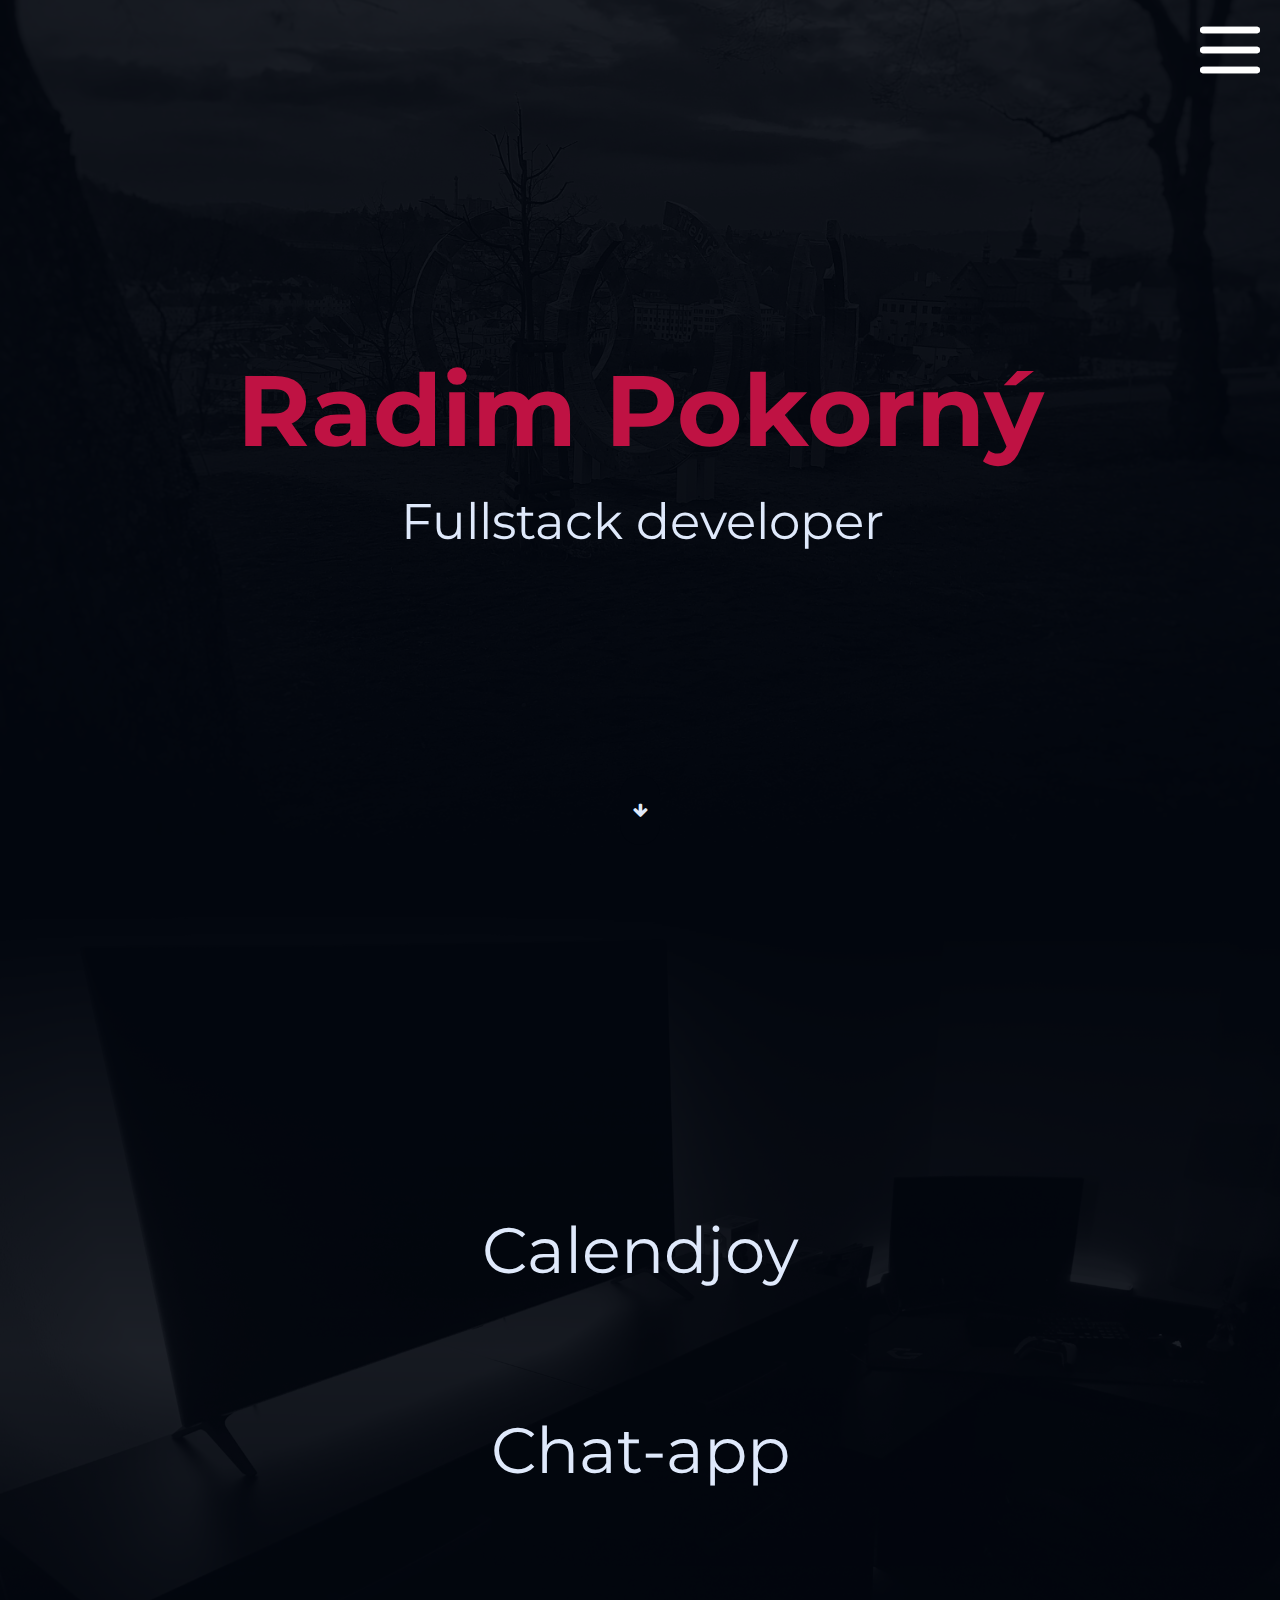
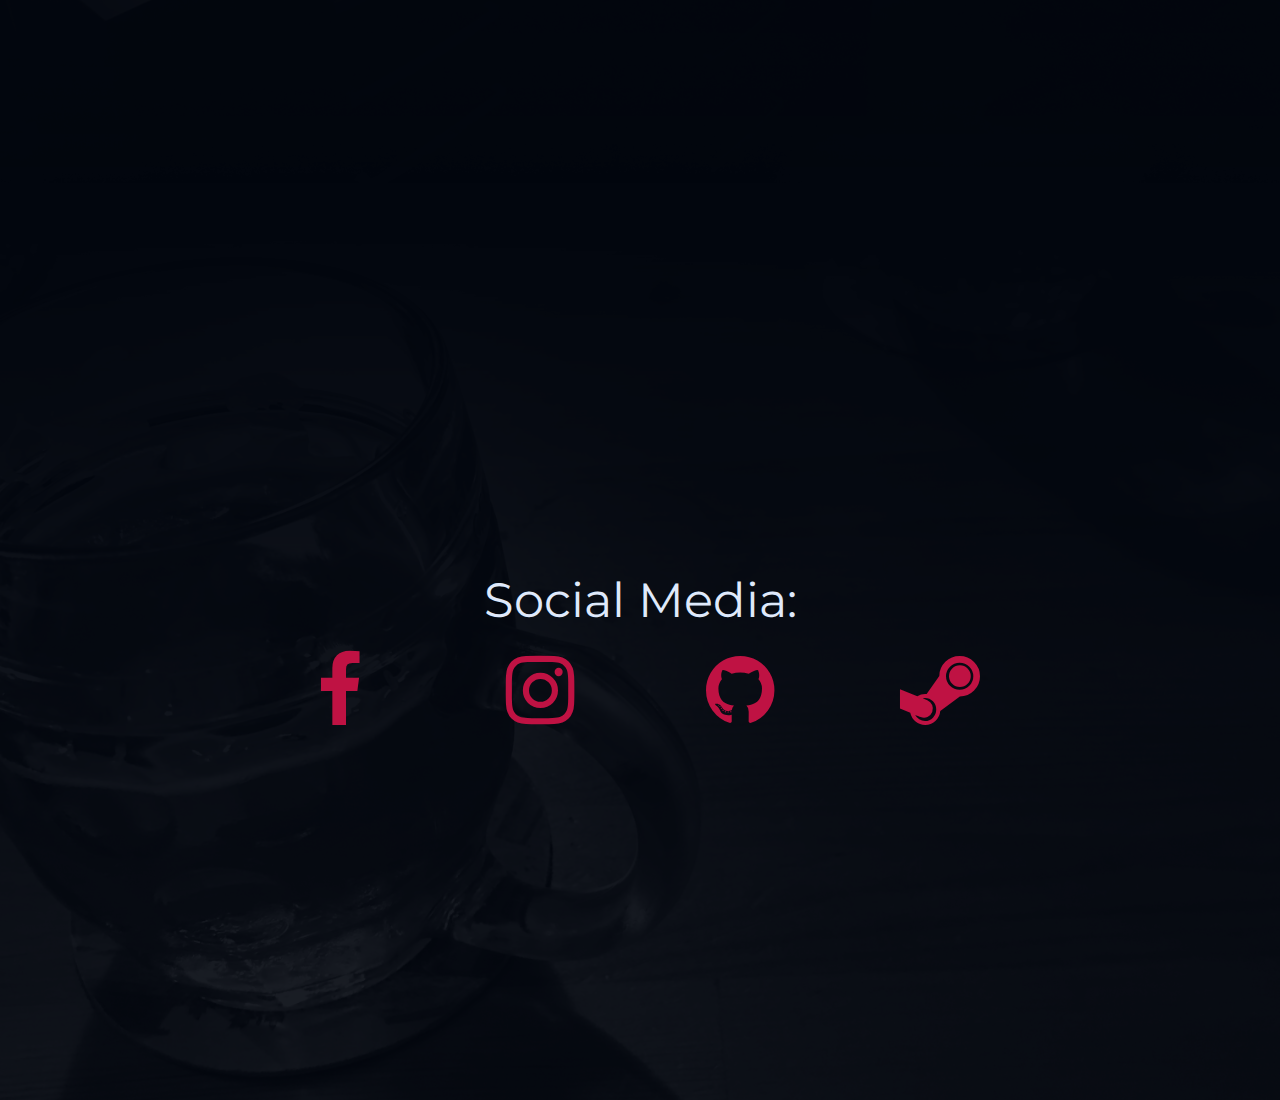
<file: index.html>
<!DOCTYPE html>
<html>
    <head>
        <meta charset="utf-8">
        <meta http-equiv="X-UA-Compatible" content="IE=edge">
        <title>Radim Pokorný</title>
        <meta name="description" content="Radim Pokorný - Web s portfóliem, které obsahuje grafické práce a menší herní projekty. Dále zde naleznete krátké stručné informace o mně."/>
        <meta name="keywords" content="programming, graphics, design, front-end, css, radim pokorný, portfolio"/>
        <meta name="viewport" content="width=device-width, initial-scale=1">
        <meta name="author" content="Radim Pokorný"/>
        <meta name="copyright" content="Radim Pokorný"/>
        <meta name="robots" content="follow"/>
        <link rel="stylesheet" href="style.css">
        <meta name="language" content="English">
        <link rel="stylesheet" href="https://cdnjs.cloudflare.com/ajax/libs/font-awesome/4.7.0/css/font-awesome.min.css">
        <script src="https://ajax.googleapis.com/ajax/libs/jquery/2.1.1/jquery.min.js"></script>
        <link rel="icon" type="image/x-icon" href="favicon.ico">
    </head>
    <body>

        <div class="align-button">

            <button onclick="toggleMenu()" class="open-menu">

                <img src="menu-icon.png" alt="" id="menu-button">

            </button>

        </div>
    

        <div id="nmenu" class="navbar-menu">

            <div class="container-menu" id="cont-menu">
                
                <div class="menu-items">

                    <div onclick="location.href='http://www.radim-graphics.jednoduse.cz';" class="menu-item">
                        <div class="bg-item">
                            <p>Home</p>
                        </div>

                        <div class="back-color">

                        </div>
                    </div>

                    <div onclick="location.href='http://www.radim-graphics.jednoduse.cz/portfolio.html';" class="menu-item">
                        <div class="bg-item">
                            <p>Portfolio</p>
                        </div>

                        <div class="back-color">
                            
                        </div>
                    </div>

                    <div onclick="location.href='http://www.radim-graphics.jednoduse.cz/first-site/index.html';"class="menu-item">
                        <div class="bg-item">
                            <p>Old website</p>
                        </div>

                        <div class="back-color">
                            
                        </div>
                    </div>

                </div>

                <div class="creator-credit">
                    <p class="creator-p">© 2023 Radim Pokorný</p>
                </div>

            </div>

        </div>


        <div id="content" class="center">



            <div class="box-center">
                <div class="background-image" style="background-image: url('1.jpg'); -webkit-mask-image: -webkit-linear-gradient(top, rgba(0, 0, 0, 1), rgba(0, 0, 0, 0));">
                </div>  
                <div class="box">
                    <div class="box-content">

                        <div class="box-title">
                            <h1 class="">Radim Pokorný</h1>
                        </div>

                        <div class="box-paragraph">
                            <p class="">Fullstack developer</p>
                        </div> 

                    </div>
 
                </div>


            </div>

            <div class="box-center">
                <div class="background-image" style="background-image: url('2.jpg'); -webkit-mask-image: -webkit-linear-gradient(bottom, rgb(0, 0, 0, 0), rgb(0, 0, 0), rgba(255, 255, 255, 0));">
                </div> 

                <div class="card-items">

                    <div onclick="location.href='https://calendjoy.com/';" style="cursor:pointer;" class="card"> 
                        <p class="title-p">Calendjoy</p>
                        <div class="card-desc">
                            <p class="card-desc-p">Calendar app</p>
                        </div>
                    </div>

                    <div onclick="location.href='http://radim-graphics.jednoduse.cz/chat-app/pokornyradim.html';" style="cursor:pointer;" class="card"> 
                        <p class="title-p">Chat-app</p>
                        <div class="card-desc">
                            <p class="card-desc-p">Front-end model</p>
                        </div>
                    </div>

                </div>

            </div>

        </div>

        <div class="box-center">

            <div class="media-header">
                <p class="sm-header">Social Media:</p>
            </div>


            <div class="background-image" style="background-image: url('3.jpg'); -webkit-mask-image: -webkit-linear-gradient(bottom, rgba(0, 0, 0, 1), rgba(0, 0, 0, 0));">
            </div> 

            <div class="footer">
                <div onclick="location.href='https://www.facebook.com/radim.pokorny.737/';" style="cursor:pointer;" class="icon-item">
                    <i class="fa fa-facebook"></i>
                </div>

                <div onclick="location.href='https://www.instagram.com/radimpokorny04/';" style="cursor:pointer;" class="icon-item">
                    <i class="fa fa-instagram"></i>
                </div>

                <div onclick="location.href='https://github.com/RadimPokorny';" style="cursor:pointer;" class="icon-item">
                    <i class="fa fa-github"></i>
                </div>

                <div onclick="location.href='https://steamcommunity.com/id/kingradas/';" style="cursor:pointer;" class="icon-item">
                    <i class="fa fa-steam"></i> 
                </div>

            </div>



        </div>

        <div class="scroll-center">

            <div class="scroll-item">

                <i id="scroll-button" class="fa fa-arrow-down"></i>

            </div>

        </div>


        <script class="" src="index.js"></script>
    </body>
</html>
</file>
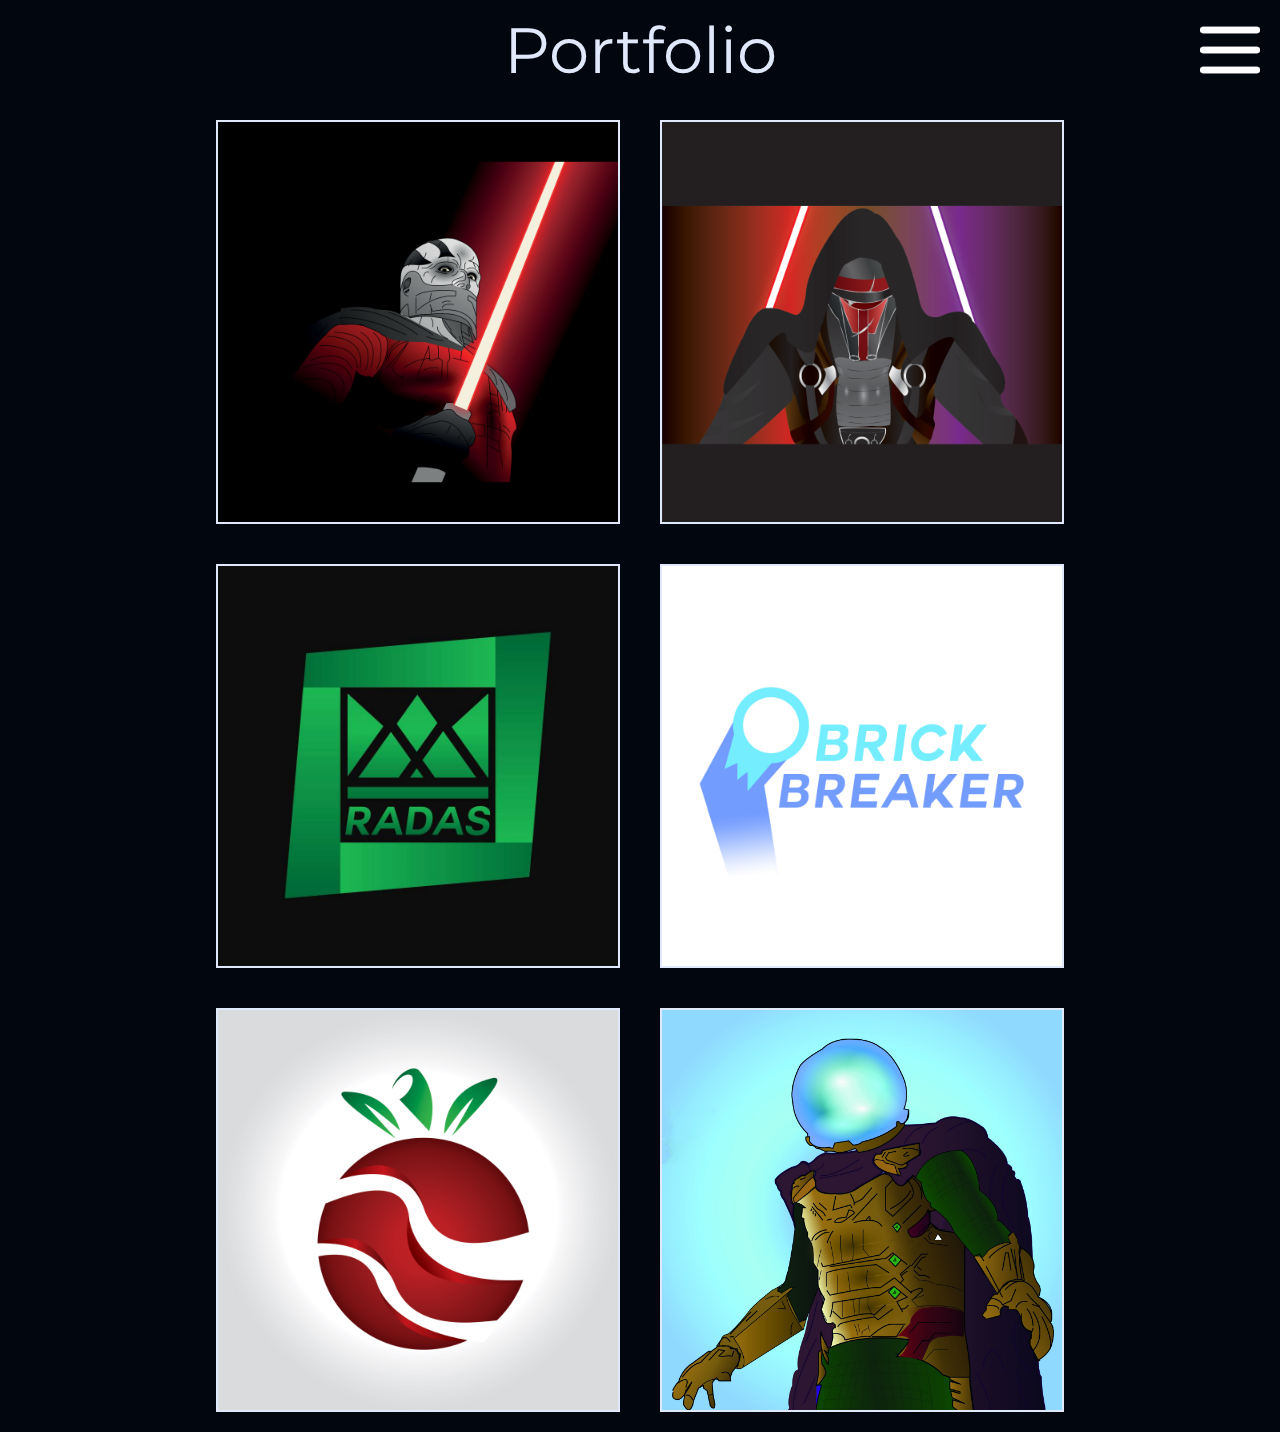
<file: portfolio.html>
<!DOCTYPE html>
<html>
    <head>
        <meta charset="utf-8">
        <meta http-equiv="X-UA-Compatible" content="IE=edge">
        <title></title>
        <meta name="description" content="">
        <meta name="viewport" content="width=device-width, initial-scale=1">
        <link rel="stylesheet" href="style.css">
    </head>
    <body>
        
        <div class="align-button">

            <button onclick="toggleMenu()" class="open-menu">

                <img src="menu-icon.png" alt="" id="menu-button">

            </button>

        </div>
    

        <div id="nmenu" class="navbar-menu">

            <div class="container-menu" id="cont-menu">
                
                <div class="menu-items">

                    <div onclick="location.href='http://www.radim-graphics.jednoduse.cz';" class="menu-item">
                        <div class="bg-item">
                            <p>Home</p>
                        </div>

                        <div class="back-color">

                        </div>
                    </div>

                    <div onclick="location.href='http://www.radim-graphics.jednoduse.cz/portfolio.html';" class="menu-item">
                        <div class="bg-item">
                            <p>Portfolio</p>
                        </div>

                        <div class="back-color">
                            
                        </div>
                    </div>

                    <div onclick="location.href='http://www.radim-graphics.jednoduse.cz/first-site/index.html';"class="menu-item">
                        <div class="bg-item">
                            <p>Old website</p>
                        </div>

                        <div class="back-color">
                            
                        </div>
                    </div>

                </div>

                <div class="creator-credit">
                    <p class="creator-p">© 2023 Radim Pokorný</p>
                </div>

            </div>

        </div>

        <div class="portfolio-header-sec">

            <p class="portfolio-header">Portfolio</p>

        </div>

        <div class="content-portfolio">

            <div class="port-item">
                <img src="portofolio-items/darthmalak1.png" alt="" class="port-img">
            </div>

            <div class="port-item">
                <img src="portofolio-items/darthrevan1.jpg" alt="" class="port-img">
            </div>

            <div class="port-item">
                <img src="portofolio-items/krgbgweb.jpg" alt="" class="port-img">
            </div>

            <div class="port-item">
                <img src="portofolio-items/logobb.jpg" alt="" class="port-img">
            </div>

            <div class="port-item">
                <img src="portofolio-items/logorajce1.jpg" alt="" class="port-img">
            </div>

            <div class="port-item">
                <img src="portofolio-items/mysterian.jpg" alt="" class="port-img">
            </div>

        </div>
        
        <script class="" src="index.js"></script>
    </body>
</html>
</file>
<file: style.css>
@import url('https://fonts.googleapis.com/css2?family=Montserrat:wght@700&display=swap');

:root {
    --black: #02060e;
    --secondary: #e2d8e3;
    --accent: #bf1243;
    --font: 'Montserrat', sans-serif;
    --text: #dfe9fb;
}

input, textarea { outline: none; }

textarea {
    resize: none;
}

*{
    padding: 0;
    margin: 0;
}

a, p, h1, h2, h3, h4, h5, h6{
    letter-spacing: 0px;
}

.center{
    flex-direction: column;
    overflow: hidden;
}

.box-center{
    position: relative;
    width: 100%;
    height: 100vh;
    display: flex;
    justify-content: center;
    align-items: center;
    flex-direction: column;
    background-color: var(--black);
}

.box-center:nth-child(1){
    
}

.background-image{
    position: absolute;
    width: 100%;
    height: 100vh;
    z-index: -4;
    justify-content: center;
    align-items: center;
    flex-direction: column;
    opacity: 0.1;
    filter:grayscale();
    background-size:     cover;        
    background-repeat:   no-repeat;
    background-position: center center;  
}

.box{
    position: relative;
    width: 100vw;
    height: 100%;
    display: flex;
    justify-content: center;
    align-items: center;
    flex-direction: column;
}

.picture-box{
    width: 300px;
    height: 300px;
    min-height: 200px;
    min-width: 200px;
    position: relative;
    display: flex;
    justify-content: center;
    align-items: center;
}

.profile-picture{
    position: relative;
    width: 100%;
    height: 100%;
    display: flex;
    justify-content: center;
    align-items: center;
    transition: 0.5s;
}

.profile-picture:hover{
    filter:grayscale(100);
}

.box-title{
    color: var(--accent);
    font-family: var(--font);
    font-size: 50px;
    text-align: center;
    max-width: 900px;
    display: flex;
    justify-content: center;
    align-items: center;
}

.box-paragraph{
    color: var(--text);
    font-family: var(--font);
    font-size: 50px;
    text-align: center;
    margin-left: 5px;
    letter-spacing: 0px;
    border-bottom-left-radius: 10px;
    border-bottom-right-radius: 10px;
    margin-top: 20px;
}

.box-content{
    position: relative;
    width: 85%;
    text-align: center;
    display: flex;
    justify-content: center;
    align-items: center;
    flex-direction: column;
}

.media-header{
    position: relative;
    width: 100%;
    height: 80px;
    display: flex;
    justify-content: center;
    align-items: center;
}

.sm-header{
    color: var(--text);
    font-family: var(--font);
    font-size: 48px;
}

.footer{
    position: relative;
    height: 100px;
    width: 100%;
    display: flex;
    justify-content: center;
    align-items: center;
    margin-bottom: 0px;
}

.icon-item{
    width: 60px;
    height: 60px;
    padding: 20px;
    display: flex;
    justify-content: center;
    align-items: center;
    margin: 50px;
    transition: 0.5s;
    border-radius: 25px;
}

.open-menu .fa{
    color: var(--text);
}

.footer .fa{
    color: var(--accent);
    text-decoration: none;
    font-size: 80px;
    transition: 0.5s;
}

.icon-item:hover .fa{
    color: var(--text);
}

.card-items{
    position: relative;
    display: flex;
    justify-content: center;
    align-items: center;
    flex-direction: column;;
}

.card{
    background-color: transparent;
    width: auto !important;
    height: 100px;
    margin: 50px;
    transition: 0.5s;
    display: flex;
    flex-direction: column;
    justify-content: center;
    align-items: center;
    text-align: center;
    font-size: 40px;
    font-family: var(--font);
}

.center-form{
    position: relative;
    width: 100%;
    height: 500px;
    display: flex;
    align-items: start;
    justify-content: center;
}

.form-cm{
    position: relative;
    display: flex;
    justify-content: center;
    align-items: center;
    flex-direction: column;
}

.form-cm label{
    color: var(--text);
    margin-top: 20px;
    font-family: var(--font);
    font-size: 24px;
    margin-bottom: 5px;
}

.c-username{
    border: 2px solid var(--accent);
    background-color: var(--black);
    height: 40px;
    width: 250px;
    font-size: 24px;
    color: var(--text);
    font-family: var(--font);
    text-align: center;
}

.c-email{
    border: 2px solid var(--accent);
    background-color: var(--black);
    height: 40px;
    width: 250px;
    font-size: 24px;
    color: var(--text);
    font-family: var(--font);
    text-align: center;
}

.message{
    border: 2px solid var(--accent);
    background-color: var(--black);
    height: 80px;
    width: 250px;
    font-size: 24px;
    color: var(--text);
    font-family: var(--font);
    text-align: center;
}

.submit{
    background-color: var(--accent);
    font-family: var(--font);
    width: 150px;
    height: 50px;
    margin-top: 20px;
    border: 0;
    font-size: 24px;
    transition: 0.5s;
}

.submit:hover{
    cursor: pointer;
    color: var(--text);
}

.title-p{
    color: var(--text);
    font-size: 64px;
}

.card:hover .title-p{
    color: var(--accent);
    background-color: transparent;
    animation: hide-box 1s forwards;
}

@keyframes hide-box{
    0% {
        transform: translateY(-50px);
    }
    100% {
        transform: translateY(0);
    }
}

.card:hover .card-desc{
    display: flex;
    animation: show-desc 1s forwards;
}

@keyframes show-desc {
    0% {
        opacity: 0;
        transform: translateY(-50px);
    }
    100% {
        opacity: 1;
        transform: translateY(0);
    }
}

.card:hover .card-img{
    width: 25%;
    height: 75px;
}

.card-img{
    position: relative;
    width: 20%;
    height: 63px;
    transition: 0.5s;
}

.scroll-center{
    position:fixed;
    width: 100%;
    height: 20%;
    bottom: 0%;
    display: flex;
    justify-content: center;
    align-items: center;
    opacity: 1; /* Výchozí skrytí tlačítka */
    transition: opacity 0.5s;
}

.scroll-item{
    width: 40px;
    height: 70px;
    background-color: var(--black);
    display: flex;
    justify-content: center;
    align-items: center;
    border-radius: 50px;
    cursor: pointer;

}

#scroll-button {
    cursor: pointer;
    color: var(--text);

}

.show-scroll-button {
    opacity: 1; /* Zobrazení tlačítka */
}

/* Responsive menu */

  .open-menu {
    position: fixed;
    top: 0;
    right: 0;
    width: 80px;
    height: 80px;
    border: none;
    cursor: pointer;
    display: flex;
    background: transparent;
    justify-content: center;
    align-items: center;
    z-index: 999;      
    margin-top: 10px;
    margin-right: 10px;
  }
  
  .close-menu {
    position: relative;
    width: 50px;
    height: 50px;
    border: none;
    cursor: pointer;
    background-color: var(--accent);
    color: var(--accent);
    display: none;
    justify-content: center;
    align-items: center;
  }

  
  .navbar-menu{
    position: fixed;
    width: 100%;
    height: 100%;
    display: flex;
    justify-content: right;
    z-index: 998;
    transform: translateX(-100%);
}
  
  .container-menu {
    position: relative;
    width: 100%;
    height: 100%;
    background-color: var(--black);
    display: flex;
    justify-content: center;
    align-items: center;
    flex-direction: column;
    animation-fill-mode: forwards;
  }
  
  .hide-menu {
    position: relative;
    width: 100%;
    height: 10%;
    display: flex;
    text-align: right;
    justify-content: right;
    align-items: flex-start;
    animation: fade-out 1s;
  }

  @keyframes fade-out {
    0%{
        width: 0%;
    }
    100%{
        width: 100%;
    }
  }
  
  #menu-button{
    position: relative;
    color: var(--text);
    width: 100%;
    height: 100%;
  }

  .menu-items {
    position: relative;
    width: 100%;
    height: 90%;
    display: flex;
    align-items: center;
    flex-direction: column;
  }
  
.menu-item {
    position: relative;
    height: 100px;
    width: 100%;
    display: flex;
    justify-content: center;
    align-items: center;
    cursor: pointer;
    overflow: hidden;
    transition: 0.5s linear;
    border-bottom: 2px solid var(--accent);
}

.back-color{
    position:absolute;
    width: 100%;
    height: 100%;
    transition: 0.5s;
    transform: translateY(100%);
    background-color: var(--accent);
    z-index: 1;
}

.creator-credit{
    position: relative;
    width: 100%;
    height: 100px;
    display: flex;
    justify-content: center;
    align-items: center;
    margin-bottom: 20px;
    margin-right: 20px;
    margin-left: 20px;
}

.creator-p{
    font-size: 64px;
    color: var(--text);
    font-family: var(--font);
}

.menu-item:hover .back-color{
    transform: translateY(0%);
}

.menu-item:hover p{
    color: var(--text);
}

.menu-item p {
    color: var(--text);
    text-decoration: none !important;
    font-family: var(--font);
    font-size: 65px;
    transition: 0.5s;
    
}

.box-center, .footer, .scroll-center {
    z-index: 200; /* Vyšší hodnota z-index pro ostatní prvky */
}

.card-desc{
    text-align: center;
    display: none;
    opacity: 0;
    transition: 1s;
}

.card-desc-p{
    font-size: 48px;
    color: var(--text);
}

.bg-item{
    position: relative;
    width: 80%;
    height: 100%;
    justify-content: center;
    align-items: center;
    display: flex;
    z-index: 2;
}

/* portfolio */

.portfolio-header-sec{
    position: relative;
    height: 100px;
    width: 100%;
    background-color: var(--black);
    display: flex;
    justify-content: center;
    align-items: center;
}

.portfolio-header{
    color: var(--text);
    font-family: var(--font);
    font-size: 64px;;
}

.content-portfolio{
    position:relative;
    height: auto !important;
    width: 100%;
    background-color: var(--black);
    display: flex;
    justify-content: center;
    align-items: center;
    flex-wrap: wrap;
}

.port-item{
    position: relative;
    width: 400px;
    height: 400px;
    border: 2px solid var(--text);
    margin: 20px;
}

.port-img{
    position: relative;
    width: 100%;
    height: 100%;
}






@media screen and (max-width: 880px) {
    
    .box-center{
        flex-direction: column;
    }

    .box:nth-child(1){
    }

    .box:nth-child(3){
        justify-content:start;
    }

    .navbar-item{
        width: 200px;
    }

    .navbar{
        position: relative;
    }

    .box-paragraph{
        text-align: center;
    }

    .box-title{
        text-align: center;
        justify-content: center;
        align-items: center;
        display: flex;
    }

    .sm-header{
        display: none;
    }

    .menu-item p {
        font-size: 54px;    
    }
    
    .creator-p{
        font-size: 40px;
    }

    .icon-item{
        margin: 20px;
    }

}

@media screen and (max-width: 560px) {

    .navbar{
        height: 300px;
        flex-direction: column;
        position: relative;
    }

    .navbar-item{
        width: 100%;
        height: 100px;
    }

    .box-title{
        font-size: 42px;
    }

    .box-paragraph{
        font-size: 36px;
    }

    .footer .fa{
        font-size: 64px;
    }

    .icon-item{
        margin: 10px;
    }

    .menu-item p {
        font-size: 42px;    
    }

    .creator-p{
        font-size: 35px;
    }

}

@media screen and (max-width: 402px){
    
    .menu-item p {
        font-size: 35px;    
    }

    .box-title{
        font-size: 36px;
    }

    .box-paragraph{
        font-size: 32px;
    }

    .title-p{
        font-size: 48px;
    }
    .card-desc-p{
        font-size: 36px;
    }

    #menu-button{
        width: 60%;
        height: 60%;
    }

    .creator-p{
        font-size: 24px
    }

    .port-item{
        width: 320px;
        height: 320px;
    }

    .icon-item{
        margin: 2px;
    }

    .footer .fa{
        font-size: 48px;
    }

}
</file>
